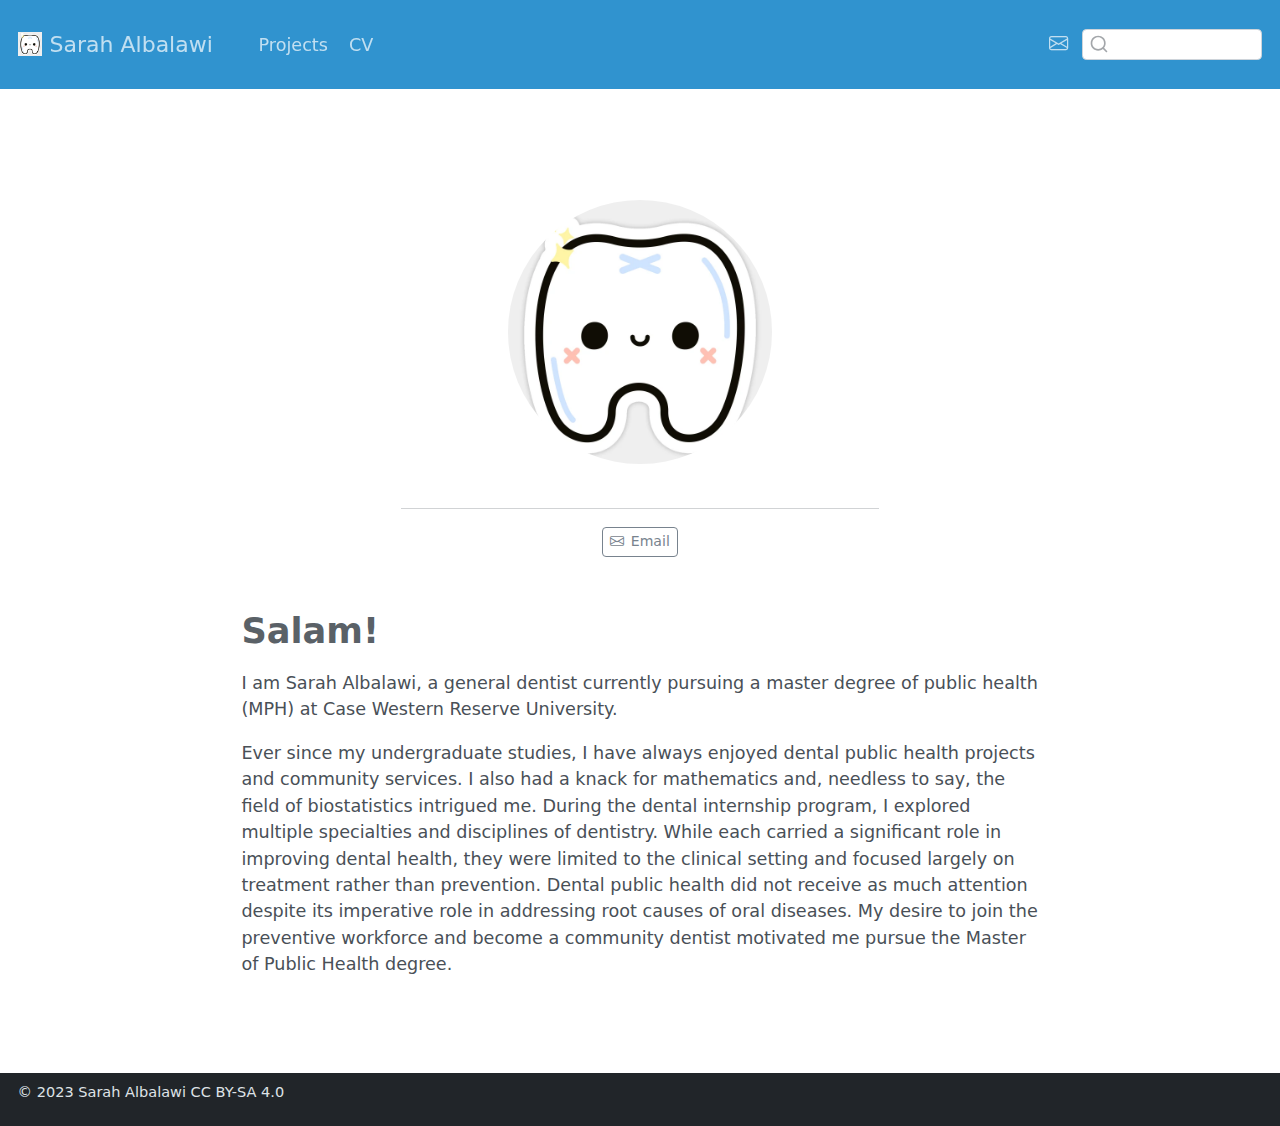
<file: docs/index.html>
<!DOCTYPE html>
<html xmlns="http://www.w3.org/1999/xhtml" lang="en" xml:lang="en"><head>

<meta charset="utf-8">
<meta name="generator" content="quarto-1.3.433">

<meta name="viewport" content="width=device-width, initial-scale=1.0, user-scalable=yes">


<title>Sarah Albalawi</title>
<style>
code{white-space: pre-wrap;}
span.smallcaps{font-variant: small-caps;}
div.columns{display: flex; gap: min(4vw, 1.5em);}
div.column{flex: auto; overflow-x: auto;}
div.hanging-indent{margin-left: 1.5em; text-indent: -1.5em;}
ul.task-list{list-style: none;}
ul.task-list li input[type="checkbox"] {
  width: 0.8em;
  margin: 0 0.8em 0.2em -1em; /* quarto-specific, see https://github.com/quarto-dev/quarto-cli/issues/4556 */ 
  vertical-align: middle;
}
</style>


<script src="site_libs/quarto-nav/quarto-nav.js"></script>
<script src="site_libs/clipboard/clipboard.min.js"></script>
<script src="site_libs/quarto-search/autocomplete.umd.js"></script>
<script src="site_libs/quarto-search/fuse.min.js"></script>
<script src="site_libs/quarto-search/quarto-search.js"></script>
<meta name="quarto:offset" content="./">
<link href="./img/sweet_tooth.webp" rel="icon">
<script src="site_libs/quarto-html/quarto.js"></script>
<script src="site_libs/quarto-html/popper.min.js"></script>
<script src="site_libs/quarto-html/tippy.umd.min.js"></script>
<link href="site_libs/quarto-html/tippy.css" rel="stylesheet">
<link href="site_libs/quarto-html/quarto-syntax-highlighting.css" rel="stylesheet" id="quarto-text-highlighting-styles">
<script src="site_libs/bootstrap/bootstrap.min.js"></script>
<link href="site_libs/bootstrap/bootstrap-icons.css" rel="stylesheet">
<link href="site_libs/bootstrap/bootstrap.min.css" rel="stylesheet" id="quarto-bootstrap" data-mode="light">
<script id="quarto-search-options" type="application/json">{
  "location": "navbar",
  "copy-button": false,
  "collapse-after": 3,
  "panel-placement": "end",
  "type": "textbox",
  "limit": 20,
  "language": {
    "search-no-results-text": "No results",
    "search-matching-documents-text": "matching documents",
    "search-copy-link-title": "Copy link to search",
    "search-hide-matches-text": "Hide additional matches",
    "search-more-match-text": "more match in this document",
    "search-more-matches-text": "more matches in this document",
    "search-clear-button-title": "Clear",
    "search-detached-cancel-button-title": "Cancel",
    "search-submit-button-title": "Submit",
    "search-label": "Search"
  }
}</script>


</head>

<body class="nav-fixed fullcontent">

<div id="quarto-search-results"></div>
  <header id="quarto-header" class="headroom fixed-top">
    <nav class="navbar navbar-expand-lg navbar-dark ">
      <div class="navbar-container container-fluid">
      <div class="navbar-brand-container">
    <a href="./index.html" class="navbar-brand navbar-brand-logo">
    <img src="./img/sweet_tooth.webp" alt="" class="navbar-logo">
    </a>
    <a class="navbar-brand" href="./index.html">
    <span class="navbar-title">Sarah Albalawi</span>
    </a>
  </div>
            <div id="quarto-search" class="" title="Search"></div>
          <button class="navbar-toggler" type="button" data-bs-toggle="collapse" data-bs-target="#navbarCollapse" aria-controls="navbarCollapse" aria-expanded="false" aria-label="Toggle navigation" onclick="if (window.quartoToggleHeadroom) { window.quartoToggleHeadroom(); }">
  <span class="navbar-toggler-icon"></span>
</button>
          <div class="collapse navbar-collapse" id="navbarCollapse">
            <ul class="navbar-nav navbar-nav-scroll me-auto">
  <li class="nav-item">
    <a class="nav-link" href="./projects/index.html" rel="" target="">
 <span class="menu-text">Projects</span></a>
  </li>  
  <li class="nav-item">
    <a class="nav-link" href="./cv/index.html" rel="" target="">
 <span class="menu-text">CV</span></a>
  </li>  
</ul>
            <ul class="navbar-nav navbar-nav-scroll ms-auto">
  <li class="nav-item compact">
    <a class="nav-link" href="mailto:swa36@case.edu" rel="" target=""><i class="bi bi-envelope" role="img" aria-label="email">
</i> 
 <span class="menu-text"></span></a>
  </li>  
</ul>
            <div class="quarto-navbar-tools">
</div>
          </div> <!-- /navcollapse -->
      </div> <!-- /container-fluid -->
    </nav>
</header>
<!-- content -->
<div id="quarto-content" class="quarto-container page-columns page-rows-contents page-layout-article page-navbar">
<!-- sidebar -->
<!-- margin-sidebar -->
    
<!-- main -->
<main class="content" id="quarto-document-content">



<div class="quarto-about-jolla">
  <img src="img/sweet_tooth.webp" class="about-image
  round " style="height: 15em; width: 15em;">
 <div id="about-block">
</div> 
  <hr class="about-sep">
   <div class="about-links">
  <a href="mailto: swa36@gmail.com" class="about-link" rel="" target="">
    <i class="bi bi-envelope"></i>
     <span class="about-link-text">Email</span>
  </a>
</div>
</div>

<section id="salam" class="level1">
<h1>Salam!</h1>
<p>I am Sarah Albalawi, a general dentist currently pursuing a master degree of public health (MPH) at Case Western Reserve University.</p>
<p>Ever since my undergraduate studies, I have always enjoyed dental public health projects and community services. I also had a knack for mathematics and, needless to say, the field of biostatistics intrigued me. During the dental internship program, I explored multiple specialties and disciplines of dentistry. While each carried a significant role in improving dental health, they were limited to the clinical setting and focused largely on treatment rather than prevention. Dental public health did not receive as much attention despite its imperative role in addressing root causes of oral diseases. My desire to join the preventive workforce and become a community dentist motivated me pursue the Master of Public Health degree.</p>



</section>

</main> <!-- /main -->
<script id="quarto-html-after-body" type="application/javascript">
window.document.addEventListener("DOMContentLoaded", function (event) {
  const toggleBodyColorMode = (bsSheetEl) => {
    const mode = bsSheetEl.getAttribute("data-mode");
    const bodyEl = window.document.querySelector("body");
    if (mode === "dark") {
      bodyEl.classList.add("quarto-dark");
      bodyEl.classList.remove("quarto-light");
    } else {
      bodyEl.classList.add("quarto-light");
      bodyEl.classList.remove("quarto-dark");
    }
  }
  const toggleBodyColorPrimary = () => {
    const bsSheetEl = window.document.querySelector("link#quarto-bootstrap");
    if (bsSheetEl) {
      toggleBodyColorMode(bsSheetEl);
    }
  }
  toggleBodyColorPrimary();  
  const isCodeAnnotation = (el) => {
    for (const clz of el.classList) {
      if (clz.startsWith('code-annotation-')) {                     
        return true;
      }
    }
    return false;
  }
  const clipboard = new window.ClipboardJS('.code-copy-button', {
    text: function(trigger) {
      const codeEl = trigger.previousElementSibling.cloneNode(true);
      for (const childEl of codeEl.children) {
        if (isCodeAnnotation(childEl)) {
          childEl.remove();
        }
      }
      return codeEl.innerText;
    }
  });
  clipboard.on('success', function(e) {
    // button target
    const button = e.trigger;
    // don't keep focus
    button.blur();
    // flash "checked"
    button.classList.add('code-copy-button-checked');
    var currentTitle = button.getAttribute("title");
    button.setAttribute("title", "Copied!");
    let tooltip;
    if (window.bootstrap) {
      button.setAttribute("data-bs-toggle", "tooltip");
      button.setAttribute("data-bs-placement", "left");
      button.setAttribute("data-bs-title", "Copied!");
      tooltip = new bootstrap.Tooltip(button, 
        { trigger: "manual", 
          customClass: "code-copy-button-tooltip",
          offset: [0, -8]});
      tooltip.show();    
    }
    setTimeout(function() {
      if (tooltip) {
        tooltip.hide();
        button.removeAttribute("data-bs-title");
        button.removeAttribute("data-bs-toggle");
        button.removeAttribute("data-bs-placement");
      }
      button.setAttribute("title", currentTitle);
      button.classList.remove('code-copy-button-checked');
    }, 1000);
    // clear code selection
    e.clearSelection();
  });
  function tippyHover(el, contentFn) {
    const config = {
      allowHTML: true,
      content: contentFn,
      maxWidth: 500,
      delay: 100,
      arrow: false,
      appendTo: function(el) {
          return el.parentElement;
      },
      interactive: true,
      interactiveBorder: 10,
      theme: 'quarto',
      placement: 'bottom-start'
    };
    window.tippy(el, config); 
  }
  const noterefs = window.document.querySelectorAll('a[role="doc-noteref"]');
  for (var i=0; i<noterefs.length; i++) {
    const ref = noterefs[i];
    tippyHover(ref, function() {
      // use id or data attribute instead here
      let href = ref.getAttribute('data-footnote-href') || ref.getAttribute('href');
      try { href = new URL(href).hash; } catch {}
      const id = href.replace(/^#\/?/, "");
      const note = window.document.getElementById(id);
      return note.innerHTML;
    });
  }
      let selectedAnnoteEl;
      const selectorForAnnotation = ( cell, annotation) => {
        let cellAttr = 'data-code-cell="' + cell + '"';
        let lineAttr = 'data-code-annotation="' +  annotation + '"';
        const selector = 'span[' + cellAttr + '][' + lineAttr + ']';
        return selector;
      }
      const selectCodeLines = (annoteEl) => {
        const doc = window.document;
        const targetCell = annoteEl.getAttribute("data-target-cell");
        const targetAnnotation = annoteEl.getAttribute("data-target-annotation");
        const annoteSpan = window.document.querySelector(selectorForAnnotation(targetCell, targetAnnotation));
        const lines = annoteSpan.getAttribute("data-code-lines").split(",");
        const lineIds = lines.map((line) => {
          return targetCell + "-" + line;
        })
        let top = null;
        let height = null;
        let parent = null;
        if (lineIds.length > 0) {
            //compute the position of the single el (top and bottom and make a div)
            const el = window.document.getElementById(lineIds[0]);
            top = el.offsetTop;
            height = el.offsetHeight;
            parent = el.parentElement.parentElement;
          if (lineIds.length > 1) {
            const lastEl = window.document.getElementById(lineIds[lineIds.length - 1]);
            const bottom = lastEl.offsetTop + lastEl.offsetHeight;
            height = bottom - top;
          }
          if (top !== null && height !== null && parent !== null) {
            // cook up a div (if necessary) and position it 
            let div = window.document.getElementById("code-annotation-line-highlight");
            if (div === null) {
              div = window.document.createElement("div");
              div.setAttribute("id", "code-annotation-line-highlight");
              div.style.position = 'absolute';
              parent.appendChild(div);
            }
            div.style.top = top - 2 + "px";
            div.style.height = height + 4 + "px";
            let gutterDiv = window.document.getElementById("code-annotation-line-highlight-gutter");
            if (gutterDiv === null) {
              gutterDiv = window.document.createElement("div");
              gutterDiv.setAttribute("id", "code-annotation-line-highlight-gutter");
              gutterDiv.style.position = 'absolute';
              const codeCell = window.document.getElementById(targetCell);
              const gutter = codeCell.querySelector('.code-annotation-gutter');
              gutter.appendChild(gutterDiv);
            }
            gutterDiv.style.top = top - 2 + "px";
            gutterDiv.style.height = height + 4 + "px";
          }
          selectedAnnoteEl = annoteEl;
        }
      };
      const unselectCodeLines = () => {
        const elementsIds = ["code-annotation-line-highlight", "code-annotation-line-highlight-gutter"];
        elementsIds.forEach((elId) => {
          const div = window.document.getElementById(elId);
          if (div) {
            div.remove();
          }
        });
        selectedAnnoteEl = undefined;
      };
      // Attach click handler to the DT
      const annoteDls = window.document.querySelectorAll('dt[data-target-cell]');
      for (const annoteDlNode of annoteDls) {
        annoteDlNode.addEventListener('click', (event) => {
          const clickedEl = event.target;
          if (clickedEl !== selectedAnnoteEl) {
            unselectCodeLines();
            const activeEl = window.document.querySelector('dt[data-target-cell].code-annotation-active');
            if (activeEl) {
              activeEl.classList.remove('code-annotation-active');
            }
            selectCodeLines(clickedEl);
            clickedEl.classList.add('code-annotation-active');
          } else {
            // Unselect the line
            unselectCodeLines();
            clickedEl.classList.remove('code-annotation-active');
          }
        });
      }
  const findCites = (el) => {
    const parentEl = el.parentElement;
    if (parentEl) {
      const cites = parentEl.dataset.cites;
      if (cites) {
        return {
          el,
          cites: cites.split(' ')
        };
      } else {
        return findCites(el.parentElement)
      }
    } else {
      return undefined;
    }
  };
  var bibliorefs = window.document.querySelectorAll('a[role="doc-biblioref"]');
  for (var i=0; i<bibliorefs.length; i++) {
    const ref = bibliorefs[i];
    const citeInfo = findCites(ref);
    if (citeInfo) {
      tippyHover(citeInfo.el, function() {
        var popup = window.document.createElement('div');
        citeInfo.cites.forEach(function(cite) {
          var citeDiv = window.document.createElement('div');
          citeDiv.classList.add('hanging-indent');
          citeDiv.classList.add('csl-entry');
          var biblioDiv = window.document.getElementById('ref-' + cite);
          if (biblioDiv) {
            citeDiv.innerHTML = biblioDiv.innerHTML;
          }
          popup.appendChild(citeDiv);
        });
        return popup.innerHTML;
      });
    }
  }
});
</script>
</div> <!-- /content -->
<footer class="footer">
  <div class="nav-footer">
    <div class="nav-footer-left"><span class="faux-block">© 2023 Sarah Albalawi CC BY-SA 4.0</span></div>   
    <div class="nav-footer-center">
      &nbsp;
    </div>
    <div class="nav-footer-right">
      &nbsp;
    </div>
  </div>
</footer>



</body></html>
</file>
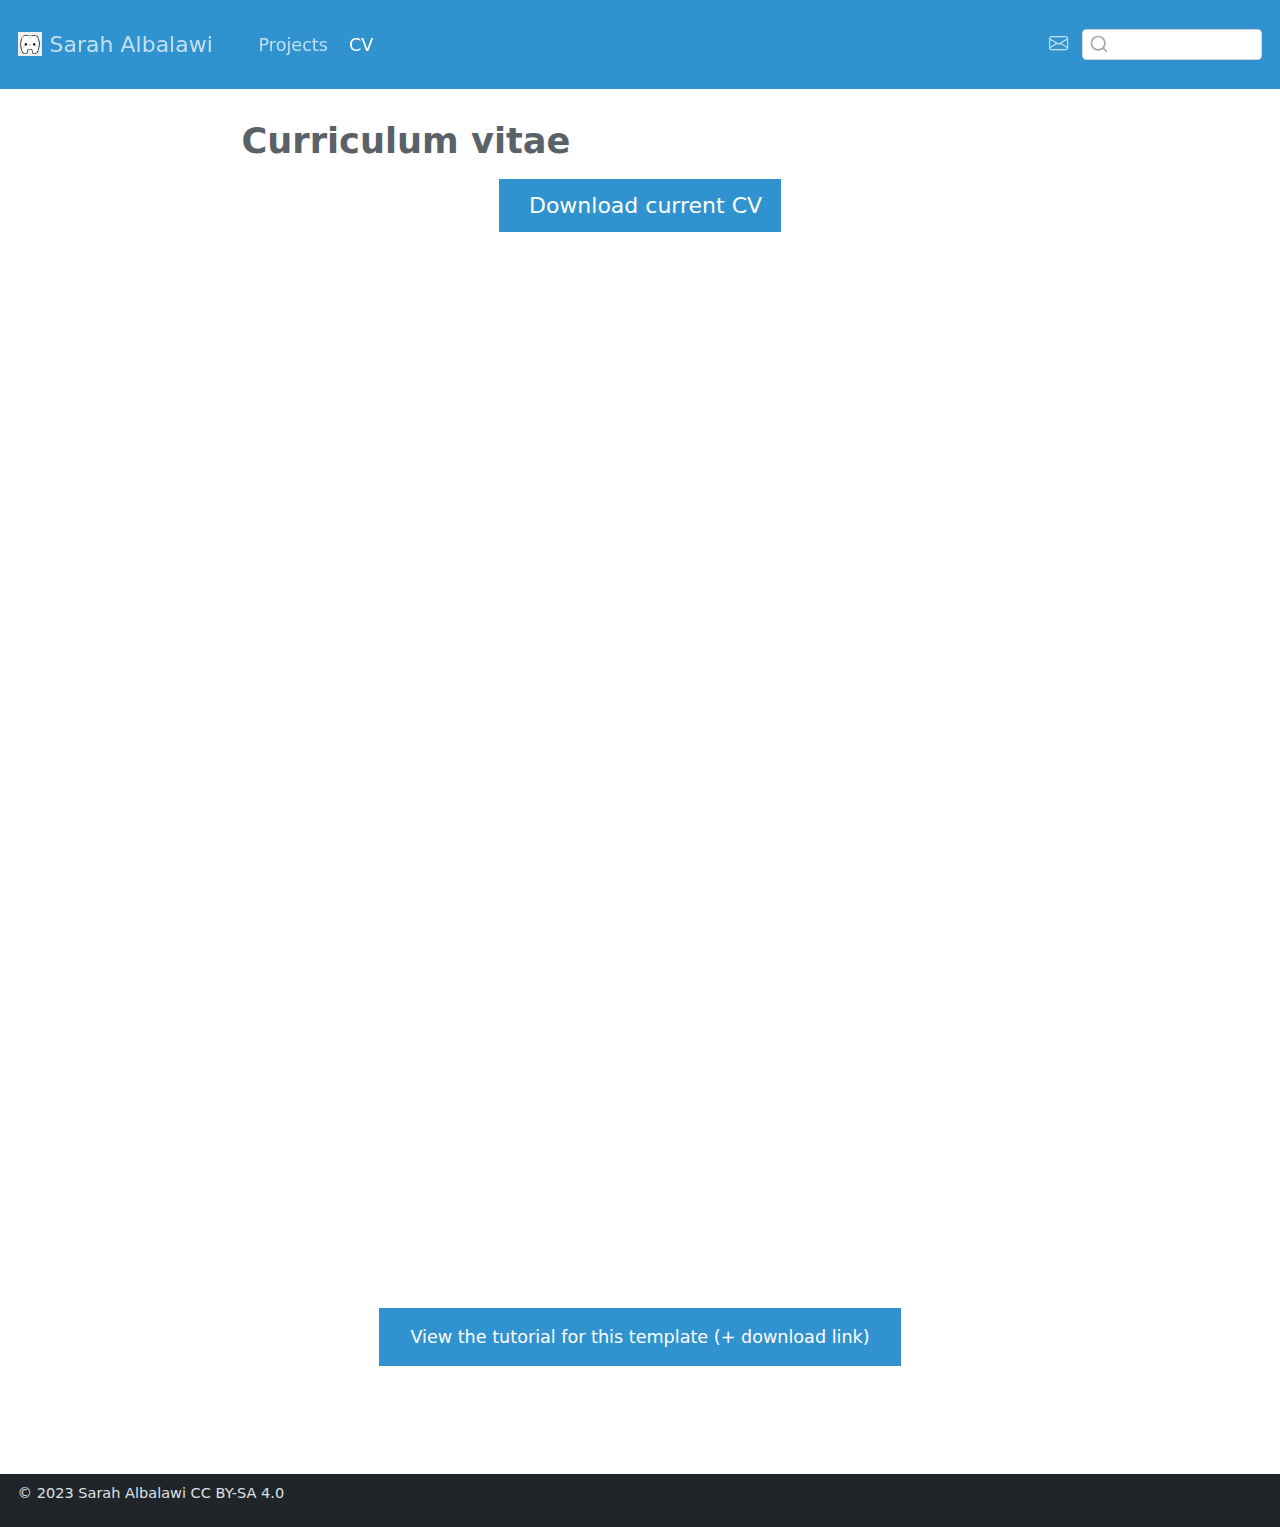
<file: docs/cv/index.html>
<!DOCTYPE html>
<html xmlns="http://www.w3.org/1999/xhtml" lang="en" xml:lang="en"><head>
<meta http-equiv="Content-Type" content="text/html; charset=UTF-8">
<meta charset="utf-8">
<meta name="generator" content="quarto-1.3.433">
<meta name="viewport" content="width=device-width, initial-scale=1.0, user-scalable=yes">
<title>Sarah Albalawi - Curriculum vitae</title>
<style>
code{white-space: pre-wrap;}
span.smallcaps{font-variant: small-caps;}
div.columns{display: flex; gap: min(4vw, 1.5em);}
div.column{flex: auto; overflow-x: auto;}
div.hanging-indent{margin-left: 1.5em; text-indent: -1.5em;}
ul.task-list{list-style: none;}
ul.task-list li input[type="checkbox"] {
  width: 0.8em;
  margin: 0 0.8em 0.2em -1em; /* quarto-specific, see https://github.com/quarto-dev/quarto-cli/issues/4556 */ 
  vertical-align: middle;
}
</style>

<script src="../site_libs/quarto-nav/quarto-nav.js"></script>
<script src="../site_libs/clipboard/clipboard.min.js"></script>
<script src="../site_libs/quarto-search/autocomplete.umd.js"></script>
<script src="../site_libs/quarto-search/fuse.min.js"></script>
<script src="../site_libs/quarto-search/quarto-search.js"></script>
<meta name="quarto:offset" content="../">
<link href="../img/sweet_tooth.webp" rel="icon">
<script src="../site_libs/quarto-html/quarto.js"></script>
<script src="../site_libs/quarto-html/popper.min.js"></script>
<script src="../site_libs/quarto-html/tippy.umd.min.js"></script>
<script src="../site_libs/quarto-html/anchor.min.js"></script>
<link href="../site_libs/quarto-html/tippy.css" rel="stylesheet">
<link href="../site_libs/quarto-html/quarto-syntax-highlighting.css" rel="stylesheet" id="quarto-text-highlighting-styles">
<script src="../site_libs/bootstrap/bootstrap.min.js"></script>
<link href="../site_libs/bootstrap/bootstrap-icons.css" rel="stylesheet">
<link href="../site_libs/bootstrap/bootstrap.min.css" rel="stylesheet" id="quarto-bootstrap" data-mode="light"><script id="quarto-search-options" type="application/json">{
  "location": "navbar",
  "copy-button": false,
  "collapse-after": 3,
  "panel-placement": "end",
  "type": "textbox",
  "limit": 20,
  "language": {
    "search-no-results-text": "No results",
    "search-matching-documents-text": "matching documents",
    "search-copy-link-title": "Copy link to search",
    "search-hide-matches-text": "Hide additional matches",
    "search-more-match-text": "more match in this document",
    "search-more-matches-text": "more matches in this document",
    "search-clear-button-title": "Clear",
    "search-detached-cancel-button-title": "Cancel",
    "search-submit-button-title": "Submit",
    "search-label": "Search"
  }
}</script>
</head>
<body class="nav-fixed fullcontent">

<div id="quarto-search-results"></div>
  <header id="quarto-header" class="headroom fixed-top"><nav class="navbar navbar-expand-lg navbar-dark "><div class="navbar-container container-fluid">
      <div class="navbar-brand-container">
    <a href="../index.html" class="navbar-brand navbar-brand-logo">
    <img src="../img/sweet_tooth.webp" alt="" class="navbar-logo"></a>
    <a class="navbar-brand" href="../index.html">
    <span class="navbar-title">Sarah Albalawi</span>
    </a>
  </div>
            <div id="quarto-search" class="" title="Search"></div>
          <button class="navbar-toggler" type="button" data-bs-toggle="collapse" data-bs-target="#navbarCollapse" aria-controls="navbarCollapse" aria-expanded="false" aria-label="Toggle navigation" onclick="if (window.quartoToggleHeadroom) { window.quartoToggleHeadroom(); }">
  <span class="navbar-toggler-icon"></span>
</button>
          <div class="collapse navbar-collapse" id="navbarCollapse">
            <ul class="navbar-nav navbar-nav-scroll me-auto">
<li class="nav-item">
    <a class="nav-link" href="../projects/index.html" rel="" target="">
 <span class="menu-text">Projects</span></a>
  </li>  
  <li class="nav-item">
    <a class="nav-link active" href="../cv/index.html" rel="" target="" aria-current="page">
 <span class="menu-text">CV</span></a>
  </li>  
</ul>
<ul class="navbar-nav navbar-nav-scroll ms-auto">
<li class="nav-item compact">
    <a class="nav-link" href="mailto:swa36@case.edu" rel="" target=""><i class="bi bi-envelope" role="img" aria-label="email">
</i> 
 <span class="menu-text"></span></a>
  </li>  
</ul>
<div class="quarto-navbar-tools">
</div>
          </div> <!-- /navcollapse -->
      </div> <!-- /container-fluid -->
    </nav></header><!-- content --><div id="quarto-content" class="quarto-container page-columns page-rows-contents page-layout-article page-navbar">
<!-- sidebar -->
<!-- margin-sidebar -->
    
<!-- main -->
<main class="content" id="quarto-document-content"><header id="title-block-header" class="quarto-title-block default"><div class="quarto-title">
<h1 class="title">Curriculum vitae</h1>
</div>



<div class="quarto-title-meta">

    
  
    
  </div>
  

</header><div class="cell">
<style type="text/css">
.embed-container {
    position: relative;
    padding-bottom: 129%;
    height: 0;
    overflow: hidden;
    max-width: 100%;
}
.embed-container iframe,
.embed-container object,
.embed-container embed {
    position: absolute;
    top: 0;
    left: 0;
    width: 100%;
    height: 100%;
}
</style>
</div>
<p class="text-center">
  <a class="btn btn-primary btn-lg cv-download" href="cv.pdf" target="_blank">
    <i class="fa-solid fa-file-arrow-down"></i> Download current CV
  </a>
</p>
<div class="embed-container">
  <iframe src="cv.pdf#toolbar=0" style="border: 0.5px;width: 100%;"></iframe>
</div>
<div style="margin: 30px; text-align: center;">
<a class="btn btn-primary" href="https://www.marvinschmitt.com/blog/website-tutorial-quarto/" role="button" target="_blank" style="padding: 15px 30px;">View the tutorial for this template (+ download link)</a>
</div>



</main><!-- /main --><script id="quarto-html-after-body" type="application/javascript">
window.document.addEventListener("DOMContentLoaded", function (event) {
  const toggleBodyColorMode = (bsSheetEl) => {
    const mode = bsSheetEl.getAttribute("data-mode");
    const bodyEl = window.document.querySelector("body");
    if (mode === "dark") {
      bodyEl.classList.add("quarto-dark");
      bodyEl.classList.remove("quarto-light");
    } else {
      bodyEl.classList.add("quarto-light");
      bodyEl.classList.remove("quarto-dark");
    }
  }
  const toggleBodyColorPrimary = () => {
    const bsSheetEl = window.document.querySelector("link#quarto-bootstrap");
    if (bsSheetEl) {
      toggleBodyColorMode(bsSheetEl);
    }
  }
  toggleBodyColorPrimary();  
  const icon = "";
  const anchorJS = new window.AnchorJS();
  anchorJS.options = {
    placement: 'right',
    icon: icon
  };
  anchorJS.add('.anchored');
  const isCodeAnnotation = (el) => {
    for (const clz of el.classList) {
      if (clz.startsWith('code-annotation-')) {                     
        return true;
      }
    }
    return false;
  }
  const clipboard = new window.ClipboardJS('.code-copy-button', {
    text: function(trigger) {
      const codeEl = trigger.previousElementSibling.cloneNode(true);
      for (const childEl of codeEl.children) {
        if (isCodeAnnotation(childEl)) {
          childEl.remove();
        }
      }
      return codeEl.innerText;
    }
  });
  clipboard.on('success', function(e) {
    // button target
    const button = e.trigger;
    // don't keep focus
    button.blur();
    // flash "checked"
    button.classList.add('code-copy-button-checked');
    var currentTitle = button.getAttribute("title");
    button.setAttribute("title", "Copied!");
    let tooltip;
    if (window.bootstrap) {
      button.setAttribute("data-bs-toggle", "tooltip");
      button.setAttribute("data-bs-placement", "left");
      button.setAttribute("data-bs-title", "Copied!");
      tooltip = new bootstrap.Tooltip(button, 
        { trigger: "manual", 
          customClass: "code-copy-button-tooltip",
          offset: [0, -8]});
      tooltip.show();    
    }
    setTimeout(function() {
      if (tooltip) {
        tooltip.hide();
        button.removeAttribute("data-bs-title");
        button.removeAttribute("data-bs-toggle");
        button.removeAttribute("data-bs-placement");
      }
      button.setAttribute("title", currentTitle);
      button.classList.remove('code-copy-button-checked');
    }, 1000);
    // clear code selection
    e.clearSelection();
  });
  function tippyHover(el, contentFn) {
    const config = {
      allowHTML: true,
      content: contentFn,
      maxWidth: 500,
      delay: 100,
      arrow: false,
      appendTo: function(el) {
          return el.parentElement;
      },
      interactive: true,
      interactiveBorder: 10,
      theme: 'quarto',
      placement: 'bottom-start'
    };
    window.tippy(el, config); 
  }
  const noterefs = window.document.querySelectorAll('a[role="doc-noteref"]');
  for (var i=0; i<noterefs.length; i++) {
    const ref = noterefs[i];
    tippyHover(ref, function() {
      // use id or data attribute instead here
      let href = ref.getAttribute('data-footnote-href') || ref.getAttribute('href');
      try { href = new URL(href).hash; } catch {}
      const id = href.replace(/^#\/?/, "");
      const note = window.document.getElementById(id);
      return note.innerHTML;
    });
  }
      let selectedAnnoteEl;
      const selectorForAnnotation = ( cell, annotation) => {
        let cellAttr = 'data-code-cell="' + cell + '"';
        let lineAttr = 'data-code-annotation="' +  annotation + '"';
        const selector = 'span[' + cellAttr + '][' + lineAttr + ']';
        return selector;
      }
      const selectCodeLines = (annoteEl) => {
        const doc = window.document;
        const targetCell = annoteEl.getAttribute("data-target-cell");
        const targetAnnotation = annoteEl.getAttribute("data-target-annotation");
        const annoteSpan = window.document.querySelector(selectorForAnnotation(targetCell, targetAnnotation));
        const lines = annoteSpan.getAttribute("data-code-lines").split(",");
        const lineIds = lines.map((line) => {
          return targetCell + "-" + line;
        })
        let top = null;
        let height = null;
        let parent = null;
        if (lineIds.length > 0) {
            //compute the position of the single el (top and bottom and make a div)
            const el = window.document.getElementById(lineIds[0]);
            top = el.offsetTop;
            height = el.offsetHeight;
            parent = el.parentElement.parentElement;
          if (lineIds.length > 1) {
            const lastEl = window.document.getElementById(lineIds[lineIds.length - 1]);
            const bottom = lastEl.offsetTop + lastEl.offsetHeight;
            height = bottom - top;
          }
          if (top !== null && height !== null && parent !== null) {
            // cook up a div (if necessary) and position it 
            let div = window.document.getElementById("code-annotation-line-highlight");
            if (div === null) {
              div = window.document.createElement("div");
              div.setAttribute("id", "code-annotation-line-highlight");
              div.style.position = 'absolute';
              parent.appendChild(div);
            }
            div.style.top = top - 2 + "px";
            div.style.height = height + 4 + "px";
            let gutterDiv = window.document.getElementById("code-annotation-line-highlight-gutter");
            if (gutterDiv === null) {
              gutterDiv = window.document.createElement("div");
              gutterDiv.setAttribute("id", "code-annotation-line-highlight-gutter");
              gutterDiv.style.position = 'absolute';
              const codeCell = window.document.getElementById(targetCell);
              const gutter = codeCell.querySelector('.code-annotation-gutter');
              gutter.appendChild(gutterDiv);
            }
            gutterDiv.style.top = top - 2 + "px";
            gutterDiv.style.height = height + 4 + "px";
          }
          selectedAnnoteEl = annoteEl;
        }
      };
      const unselectCodeLines = () => {
        const elementsIds = ["code-annotation-line-highlight", "code-annotation-line-highlight-gutter"];
        elementsIds.forEach((elId) => {
          const div = window.document.getElementById(elId);
          if (div) {
            div.remove();
          }
        });
        selectedAnnoteEl = undefined;
      };
      // Attach click handler to the DT
      const annoteDls = window.document.querySelectorAll('dt[data-target-cell]');
      for (const annoteDlNode of annoteDls) {
        annoteDlNode.addEventListener('click', (event) => {
          const clickedEl = event.target;
          if (clickedEl !== selectedAnnoteEl) {
            unselectCodeLines();
            const activeEl = window.document.querySelector('dt[data-target-cell].code-annotation-active');
            if (activeEl) {
              activeEl.classList.remove('code-annotation-active');
            }
            selectCodeLines(clickedEl);
            clickedEl.classList.add('code-annotation-active');
          } else {
            // Unselect the line
            unselectCodeLines();
            clickedEl.classList.remove('code-annotation-active');
          }
        });
      }
  const findCites = (el) => {
    const parentEl = el.parentElement;
    if (parentEl) {
      const cites = parentEl.dataset.cites;
      if (cites) {
        return {
          el,
          cites: cites.split(' ')
        };
      } else {
        return findCites(el.parentElement)
      }
    } else {
      return undefined;
    }
  };
  var bibliorefs = window.document.querySelectorAll('a[role="doc-biblioref"]');
  for (var i=0; i<bibliorefs.length; i++) {
    const ref = bibliorefs[i];
    const citeInfo = findCites(ref);
    if (citeInfo) {
      tippyHover(citeInfo.el, function() {
        var popup = window.document.createElement('div');
        citeInfo.cites.forEach(function(cite) {
          var citeDiv = window.document.createElement('div');
          citeDiv.classList.add('hanging-indent');
          citeDiv.classList.add('csl-entry');
          var biblioDiv = window.document.getElementById('ref-' + cite);
          if (biblioDiv) {
            citeDiv.innerHTML = biblioDiv.innerHTML;
          }
          popup.appendChild(citeDiv);
        });
        return popup.innerHTML;
      });
    }
  }
});
</script>
</div> <!-- /content -->
<footer class="footer"><div class="nav-footer">
    <div class="nav-footer-left"><span class="faux-block">© 2023 Sarah Albalawi CC BY-SA 4.0</span></div>   
    <div class="nav-footer-center">
      &nbsp;
    </div>
    <div class="nav-footer-right">
      &nbsp;
    </div>
  </div>
</footer>


</body></html>
</file>
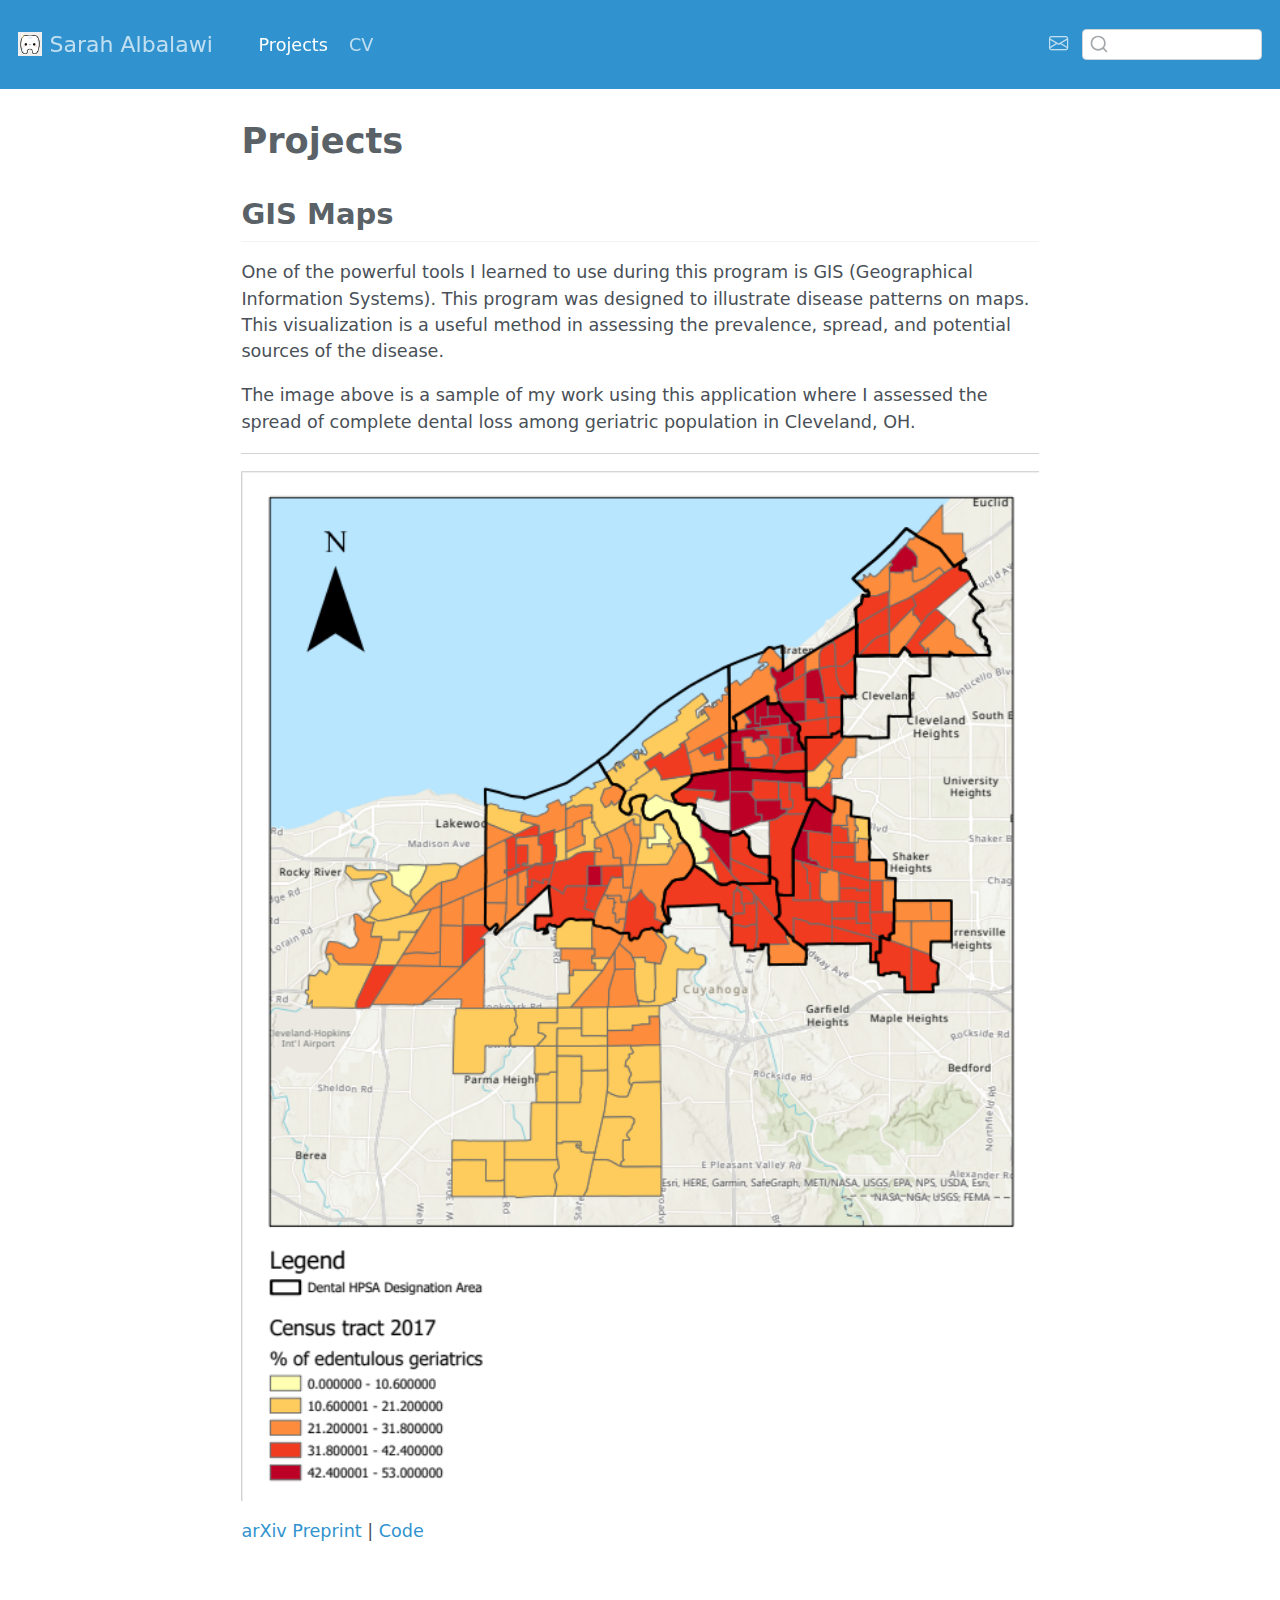
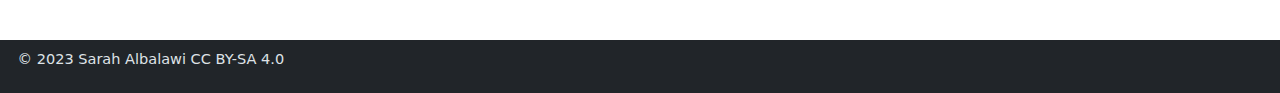
<file: docs/projects/index.html>
<!DOCTYPE html>
<html xmlns="http://www.w3.org/1999/xhtml" lang="en" xml:lang="en"><head>

<meta charset="utf-8">
<meta name="generator" content="quarto-1.3.433">

<meta name="viewport" content="width=device-width, initial-scale=1.0, user-scalable=yes">


<title>Sarah Albalawi - Projects</title>
<style>
code{white-space: pre-wrap;}
span.smallcaps{font-variant: small-caps;}
div.columns{display: flex; gap: min(4vw, 1.5em);}
div.column{flex: auto; overflow-x: auto;}
div.hanging-indent{margin-left: 1.5em; text-indent: -1.5em;}
ul.task-list{list-style: none;}
ul.task-list li input[type="checkbox"] {
  width: 0.8em;
  margin: 0 0.8em 0.2em -1em; /* quarto-specific, see https://github.com/quarto-dev/quarto-cli/issues/4556 */ 
  vertical-align: middle;
}
</style>


<script src="../site_libs/quarto-nav/quarto-nav.js"></script>
<script src="../site_libs/clipboard/clipboard.min.js"></script>
<script src="../site_libs/quarto-search/autocomplete.umd.js"></script>
<script src="../site_libs/quarto-search/fuse.min.js"></script>
<script src="../site_libs/quarto-search/quarto-search.js"></script>
<meta name="quarto:offset" content="../">
<link href="../img/sweet_tooth.webp" rel="icon">
<script src="../site_libs/quarto-html/quarto.js"></script>
<script src="../site_libs/quarto-html/popper.min.js"></script>
<script src="../site_libs/quarto-html/tippy.umd.min.js"></script>
<script src="../site_libs/quarto-html/anchor.min.js"></script>
<link href="../site_libs/quarto-html/tippy.css" rel="stylesheet">
<link href="../site_libs/quarto-html/quarto-syntax-highlighting.css" rel="stylesheet" id="quarto-text-highlighting-styles">
<script src="../site_libs/bootstrap/bootstrap.min.js"></script>
<link href="../site_libs/bootstrap/bootstrap-icons.css" rel="stylesheet">
<link href="../site_libs/bootstrap/bootstrap.min.css" rel="stylesheet" id="quarto-bootstrap" data-mode="light">
<script id="quarto-search-options" type="application/json">{
  "location": "navbar",
  "copy-button": false,
  "collapse-after": 3,
  "panel-placement": "end",
  "type": "textbox",
  "limit": 20,
  "language": {
    "search-no-results-text": "No results",
    "search-matching-documents-text": "matching documents",
    "search-copy-link-title": "Copy link to search",
    "search-hide-matches-text": "Hide additional matches",
    "search-more-match-text": "more match in this document",
    "search-more-matches-text": "more matches in this document",
    "search-clear-button-title": "Clear",
    "search-detached-cancel-button-title": "Cancel",
    "search-submit-button-title": "Submit",
    "search-label": "Search"
  }
}</script>


</head>

<body class="nav-fixed fullcontent">

<div id="quarto-search-results"></div>
  <header id="quarto-header" class="headroom fixed-top">
    <nav class="navbar navbar-expand-lg navbar-dark ">
      <div class="navbar-container container-fluid">
      <div class="navbar-brand-container">
    <a href="../index.html" class="navbar-brand navbar-brand-logo">
    <img src="../img/sweet_tooth.webp" alt="" class="navbar-logo">
    </a>
    <a class="navbar-brand" href="../index.html">
    <span class="navbar-title">Sarah Albalawi</span>
    </a>
  </div>
            <div id="quarto-search" class="" title="Search"></div>
          <button class="navbar-toggler" type="button" data-bs-toggle="collapse" data-bs-target="#navbarCollapse" aria-controls="navbarCollapse" aria-expanded="false" aria-label="Toggle navigation" onclick="if (window.quartoToggleHeadroom) { window.quartoToggleHeadroom(); }">
  <span class="navbar-toggler-icon"></span>
</button>
          <div class="collapse navbar-collapse" id="navbarCollapse">
            <ul class="navbar-nav navbar-nav-scroll me-auto">
  <li class="nav-item">
    <a class="nav-link active" href="../projects/index.html" rel="" target="" aria-current="page">
 <span class="menu-text">Projects</span></a>
  </li>  
  <li class="nav-item">
    <a class="nav-link" href="../cv/index.html" rel="" target="">
 <span class="menu-text">CV</span></a>
  </li>  
</ul>
            <ul class="navbar-nav navbar-nav-scroll ms-auto">
  <li class="nav-item compact">
    <a class="nav-link" href="mailto:swa36@case.edu" rel="" target=""><i class="bi bi-envelope" role="img" aria-label="email">
</i> 
 <span class="menu-text"></span></a>
  </li>  
</ul>
            <div class="quarto-navbar-tools">
</div>
          </div> <!-- /navcollapse -->
      </div> <!-- /container-fluid -->
    </nav>
</header>
<!-- content -->
<div id="quarto-content" class="quarto-container page-columns page-rows-contents page-layout-article page-navbar">
<!-- sidebar -->
<!-- margin-sidebar -->
    
<!-- main -->
<main class="content" id="quarto-document-content">

<header id="title-block-header" class="quarto-title-block default">
<div class="quarto-title">
<h1 class="title">Projects</h1>
</div>



<div class="quarto-title-meta">

    
  
    
  </div>
  

</header>

<section id="gis-maps" class="level2">
<h2 class="anchored" data-anchor-id="gis-maps">GIS Maps</h2>
<p>One of the powerful tools I learned to use during this program is GIS (Geographical Information Systems). This program was designed to illustrate disease patterns on maps. This visualization is a useful method in assessing the prevalence, spread, and potential sources of the disease.</p>
<p>The image above is a sample of my work using this application where I assessed the spread of complete dental loss among geriatric population in Cleveland, OH.</p>
<hr>
<p><img src="gismaps.png" style="height: 100%; width: 100%; object-fit: contain" onclick="window.open('https://arxiv.org/abs/2210.07278', 'blank');"></p>
<p><a href="https://arxiv.org/abs/2210.07278" target="_blank">arXiv Preprint</a> | <a href="https://github.com/marvinschmitt/MetaUncertaintyPaper" target="_blank">Code</a><br></p>


</section>

</main> <!-- /main -->
<script id="quarto-html-after-body" type="application/javascript">
window.document.addEventListener("DOMContentLoaded", function (event) {
  const toggleBodyColorMode = (bsSheetEl) => {
    const mode = bsSheetEl.getAttribute("data-mode");
    const bodyEl = window.document.querySelector("body");
    if (mode === "dark") {
      bodyEl.classList.add("quarto-dark");
      bodyEl.classList.remove("quarto-light");
    } else {
      bodyEl.classList.add("quarto-light");
      bodyEl.classList.remove("quarto-dark");
    }
  }
  const toggleBodyColorPrimary = () => {
    const bsSheetEl = window.document.querySelector("link#quarto-bootstrap");
    if (bsSheetEl) {
      toggleBodyColorMode(bsSheetEl);
    }
  }
  toggleBodyColorPrimary();  
  const icon = "";
  const anchorJS = new window.AnchorJS();
  anchorJS.options = {
    placement: 'right',
    icon: icon
  };
  anchorJS.add('.anchored');
  const isCodeAnnotation = (el) => {
    for (const clz of el.classList) {
      if (clz.startsWith('code-annotation-')) {                     
        return true;
      }
    }
    return false;
  }
  const clipboard = new window.ClipboardJS('.code-copy-button', {
    text: function(trigger) {
      const codeEl = trigger.previousElementSibling.cloneNode(true);
      for (const childEl of codeEl.children) {
        if (isCodeAnnotation(childEl)) {
          childEl.remove();
        }
      }
      return codeEl.innerText;
    }
  });
  clipboard.on('success', function(e) {
    // button target
    const button = e.trigger;
    // don't keep focus
    button.blur();
    // flash "checked"
    button.classList.add('code-copy-button-checked');
    var currentTitle = button.getAttribute("title");
    button.setAttribute("title", "Copied!");
    let tooltip;
    if (window.bootstrap) {
      button.setAttribute("data-bs-toggle", "tooltip");
      button.setAttribute("data-bs-placement", "left");
      button.setAttribute("data-bs-title", "Copied!");
      tooltip = new bootstrap.Tooltip(button, 
        { trigger: "manual", 
          customClass: "code-copy-button-tooltip",
          offset: [0, -8]});
      tooltip.show();    
    }
    setTimeout(function() {
      if (tooltip) {
        tooltip.hide();
        button.removeAttribute("data-bs-title");
        button.removeAttribute("data-bs-toggle");
        button.removeAttribute("data-bs-placement");
      }
      button.setAttribute("title", currentTitle);
      button.classList.remove('code-copy-button-checked');
    }, 1000);
    // clear code selection
    e.clearSelection();
  });
  function tippyHover(el, contentFn) {
    const config = {
      allowHTML: true,
      content: contentFn,
      maxWidth: 500,
      delay: 100,
      arrow: false,
      appendTo: function(el) {
          return el.parentElement;
      },
      interactive: true,
      interactiveBorder: 10,
      theme: 'quarto',
      placement: 'bottom-start'
    };
    window.tippy(el, config); 
  }
  const noterefs = window.document.querySelectorAll('a[role="doc-noteref"]');
  for (var i=0; i<noterefs.length; i++) {
    const ref = noterefs[i];
    tippyHover(ref, function() {
      // use id or data attribute instead here
      let href = ref.getAttribute('data-footnote-href') || ref.getAttribute('href');
      try { href = new URL(href).hash; } catch {}
      const id = href.replace(/^#\/?/, "");
      const note = window.document.getElementById(id);
      return note.innerHTML;
    });
  }
      let selectedAnnoteEl;
      const selectorForAnnotation = ( cell, annotation) => {
        let cellAttr = 'data-code-cell="' + cell + '"';
        let lineAttr = 'data-code-annotation="' +  annotation + '"';
        const selector = 'span[' + cellAttr + '][' + lineAttr + ']';
        return selector;
      }
      const selectCodeLines = (annoteEl) => {
        const doc = window.document;
        const targetCell = annoteEl.getAttribute("data-target-cell");
        const targetAnnotation = annoteEl.getAttribute("data-target-annotation");
        const annoteSpan = window.document.querySelector(selectorForAnnotation(targetCell, targetAnnotation));
        const lines = annoteSpan.getAttribute("data-code-lines").split(",");
        const lineIds = lines.map((line) => {
          return targetCell + "-" + line;
        })
        let top = null;
        let height = null;
        let parent = null;
        if (lineIds.length > 0) {
            //compute the position of the single el (top and bottom and make a div)
            const el = window.document.getElementById(lineIds[0]);
            top = el.offsetTop;
            height = el.offsetHeight;
            parent = el.parentElement.parentElement;
          if (lineIds.length > 1) {
            const lastEl = window.document.getElementById(lineIds[lineIds.length - 1]);
            const bottom = lastEl.offsetTop + lastEl.offsetHeight;
            height = bottom - top;
          }
          if (top !== null && height !== null && parent !== null) {
            // cook up a div (if necessary) and position it 
            let div = window.document.getElementById("code-annotation-line-highlight");
            if (div === null) {
              div = window.document.createElement("div");
              div.setAttribute("id", "code-annotation-line-highlight");
              div.style.position = 'absolute';
              parent.appendChild(div);
            }
            div.style.top = top - 2 + "px";
            div.style.height = height + 4 + "px";
            let gutterDiv = window.document.getElementById("code-annotation-line-highlight-gutter");
            if (gutterDiv === null) {
              gutterDiv = window.document.createElement("div");
              gutterDiv.setAttribute("id", "code-annotation-line-highlight-gutter");
              gutterDiv.style.position = 'absolute';
              const codeCell = window.document.getElementById(targetCell);
              const gutter = codeCell.querySelector('.code-annotation-gutter');
              gutter.appendChild(gutterDiv);
            }
            gutterDiv.style.top = top - 2 + "px";
            gutterDiv.style.height = height + 4 + "px";
          }
          selectedAnnoteEl = annoteEl;
        }
      };
      const unselectCodeLines = () => {
        const elementsIds = ["code-annotation-line-highlight", "code-annotation-line-highlight-gutter"];
        elementsIds.forEach((elId) => {
          const div = window.document.getElementById(elId);
          if (div) {
            div.remove();
          }
        });
        selectedAnnoteEl = undefined;
      };
      // Attach click handler to the DT
      const annoteDls = window.document.querySelectorAll('dt[data-target-cell]');
      for (const annoteDlNode of annoteDls) {
        annoteDlNode.addEventListener('click', (event) => {
          const clickedEl = event.target;
          if (clickedEl !== selectedAnnoteEl) {
            unselectCodeLines();
            const activeEl = window.document.querySelector('dt[data-target-cell].code-annotation-active');
            if (activeEl) {
              activeEl.classList.remove('code-annotation-active');
            }
            selectCodeLines(clickedEl);
            clickedEl.classList.add('code-annotation-active');
          } else {
            // Unselect the line
            unselectCodeLines();
            clickedEl.classList.remove('code-annotation-active');
          }
        });
      }
  const findCites = (el) => {
    const parentEl = el.parentElement;
    if (parentEl) {
      const cites = parentEl.dataset.cites;
      if (cites) {
        return {
          el,
          cites: cites.split(' ')
        };
      } else {
        return findCites(el.parentElement)
      }
    } else {
      return undefined;
    }
  };
  var bibliorefs = window.document.querySelectorAll('a[role="doc-biblioref"]');
  for (var i=0; i<bibliorefs.length; i++) {
    const ref = bibliorefs[i];
    const citeInfo = findCites(ref);
    if (citeInfo) {
      tippyHover(citeInfo.el, function() {
        var popup = window.document.createElement('div');
        citeInfo.cites.forEach(function(cite) {
          var citeDiv = window.document.createElement('div');
          citeDiv.classList.add('hanging-indent');
          citeDiv.classList.add('csl-entry');
          var biblioDiv = window.document.getElementById('ref-' + cite);
          if (biblioDiv) {
            citeDiv.innerHTML = biblioDiv.innerHTML;
          }
          popup.appendChild(citeDiv);
        });
        return popup.innerHTML;
      });
    }
  }
});
</script>
</div> <!-- /content -->
<footer class="footer">
  <div class="nav-footer">
    <div class="nav-footer-left"><span class="faux-block">© 2023 Sarah Albalawi CC BY-SA 4.0</span></div>   
    <div class="nav-footer-center">
      &nbsp;
    </div>
    <div class="nav-footer-right">
      &nbsp;
    </div>
  </div>
</footer>



</body></html>
</file>
<file: docs/site_libs/quarto-html/tippy.css>
.tippy-box[data-animation=fade][data-state=hidden]{opacity:0}[data-tippy-root]{max-width:calc(100vw - 10px)}.tippy-box{position:relative;background-color:#333;color:#fff;border-radius:4px;font-size:14px;line-height:1.4;white-space:normal;outline:0;transition-property:transform,visibility,opacity}.tippy-box[data-placement^=top]>.tippy-arrow{bottom:0}.tippy-box[data-placement^=top]>.tippy-arrow:before{bottom:-7px;left:0;border-width:8px 8px 0;border-top-color:initial;transform-origin:center top}.tippy-box[data-placement^=bottom]>.tippy-arrow{top:0}.tippy-box[data-placement^=bottom]>.tippy-arrow:before{top:-7px;left:0;border-width:0 8px 8px;border-bottom-color:initial;transform-origin:center bottom}.tippy-box[data-placement^=left]>.tippy-arrow{right:0}.tippy-box[data-placement^=left]>.tippy-arrow:before{border-width:8px 0 8px 8px;border-left-color:initial;right:-7px;transform-origin:center left}.tippy-box[data-placement^=right]>.tippy-arrow{left:0}.tippy-box[data-placement^=right]>.tippy-arrow:before{left:-7px;border-width:8px 8px 8px 0;border-right-color:initial;transform-origin:center right}.tippy-box[data-inertia][data-state=visible]{transition-timing-function:cubic-bezier(.54,1.5,.38,1.11)}.tippy-arrow{width:16px;height:16px;color:#333}.tippy-arrow:before{content:"";position:absolute;border-color:transparent;border-style:solid}.tippy-content{position:relative;padding:5px 9px;z-index:1}
</file>
<file: docs/site_libs/quarto-html/quarto-syntax-highlighting.css>
/* quarto syntax highlight colors */
:root {
  --quarto-hl-ot-color: #003B4F;
  --quarto-hl-at-color: #657422;
  --quarto-hl-ss-color: #20794D;
  --quarto-hl-an-color: #5E5E5E;
  --quarto-hl-fu-color: #4758AB;
  --quarto-hl-st-color: #20794D;
  --quarto-hl-cf-color: #003B4F;
  --quarto-hl-op-color: #5E5E5E;
  --quarto-hl-er-color: #AD0000;
  --quarto-hl-bn-color: #AD0000;
  --quarto-hl-al-color: #AD0000;
  --quarto-hl-va-color: #111111;
  --quarto-hl-bu-color: inherit;
  --quarto-hl-ex-color: inherit;
  --quarto-hl-pp-color: #AD0000;
  --quarto-hl-in-color: #5E5E5E;
  --quarto-hl-vs-color: #20794D;
  --quarto-hl-wa-color: #5E5E5E;
  --quarto-hl-do-color: #5E5E5E;
  --quarto-hl-im-color: #00769E;
  --quarto-hl-ch-color: #20794D;
  --quarto-hl-dt-color: #AD0000;
  --quarto-hl-fl-color: #AD0000;
  --quarto-hl-co-color: #5E5E5E;
  --quarto-hl-cv-color: #5E5E5E;
  --quarto-hl-cn-color: #8f5902;
  --quarto-hl-sc-color: #5E5E5E;
  --quarto-hl-dv-color: #AD0000;
  --quarto-hl-kw-color: #003B4F;
}

/* other quarto variables */
:root {
  --quarto-font-monospace: SFMono-Regular, Menlo, Monaco, Consolas, "Liberation Mono", "Courier New", monospace;
}

pre > code.sourceCode > span {
  color: #003B4F;
}

code span {
  color: #003B4F;
}

code.sourceCode > span {
  color: #003B4F;
}

div.sourceCode,
div.sourceCode pre.sourceCode {
  color: #003B4F;
}

code span.ot {
  color: #003B4F;
  font-style: inherit;
}

code span.at {
  color: #657422;
  font-style: inherit;
}

code span.ss {
  color: #20794D;
  font-style: inherit;
}

code span.an {
  color: #5E5E5E;
  font-style: inherit;
}

code span.fu {
  color: #4758AB;
  font-style: inherit;
}

code span.st {
  color: #20794D;
  font-style: inherit;
}

code span.cf {
  color: #003B4F;
  font-style: inherit;
}

code span.op {
  color: #5E5E5E;
  font-style: inherit;
}

code span.er {
  color: #AD0000;
  font-style: inherit;
}

code span.bn {
  color: #AD0000;
  font-style: inherit;
}

code span.al {
  color: #AD0000;
  font-style: inherit;
}

code span.va {
  color: #111111;
  font-style: inherit;
}

code span.bu {
  font-style: inherit;
}

code span.ex {
  font-style: inherit;
}

code span.pp {
  color: #AD0000;
  font-style: inherit;
}

code span.in {
  color: #5E5E5E;
  font-style: inherit;
}

code span.vs {
  color: #20794D;
  font-style: inherit;
}

code span.wa {
  color: #5E5E5E;
  font-style: italic;
}

code span.do {
  color: #5E5E5E;
  font-style: italic;
}

code span.im {
  color: #00769E;
  font-style: inherit;
}

code span.ch {
  color: #20794D;
  font-style: inherit;
}

code span.dt {
  color: #AD0000;
  font-style: inherit;
}

code span.fl {
  color: #AD0000;
  font-style: inherit;
}

code span.co {
  color: #5E5E5E;
  font-style: inherit;
}

code span.cv {
  color: #5E5E5E;
  font-style: italic;
}

code span.cn {
  color: #8f5902;
  font-style: inherit;
}

code span.sc {
  color: #5E5E5E;
  font-style: inherit;
}

code span.dv {
  color: #AD0000;
  font-style: inherit;
}

code span.kw {
  color: #003B4F;
  font-style: inherit;
}

.prevent-inlining {
  content: "</";
}

/*# sourceMappingURL=debc5d5d77c3f9108843748ff7464032.css.map */
</file>
